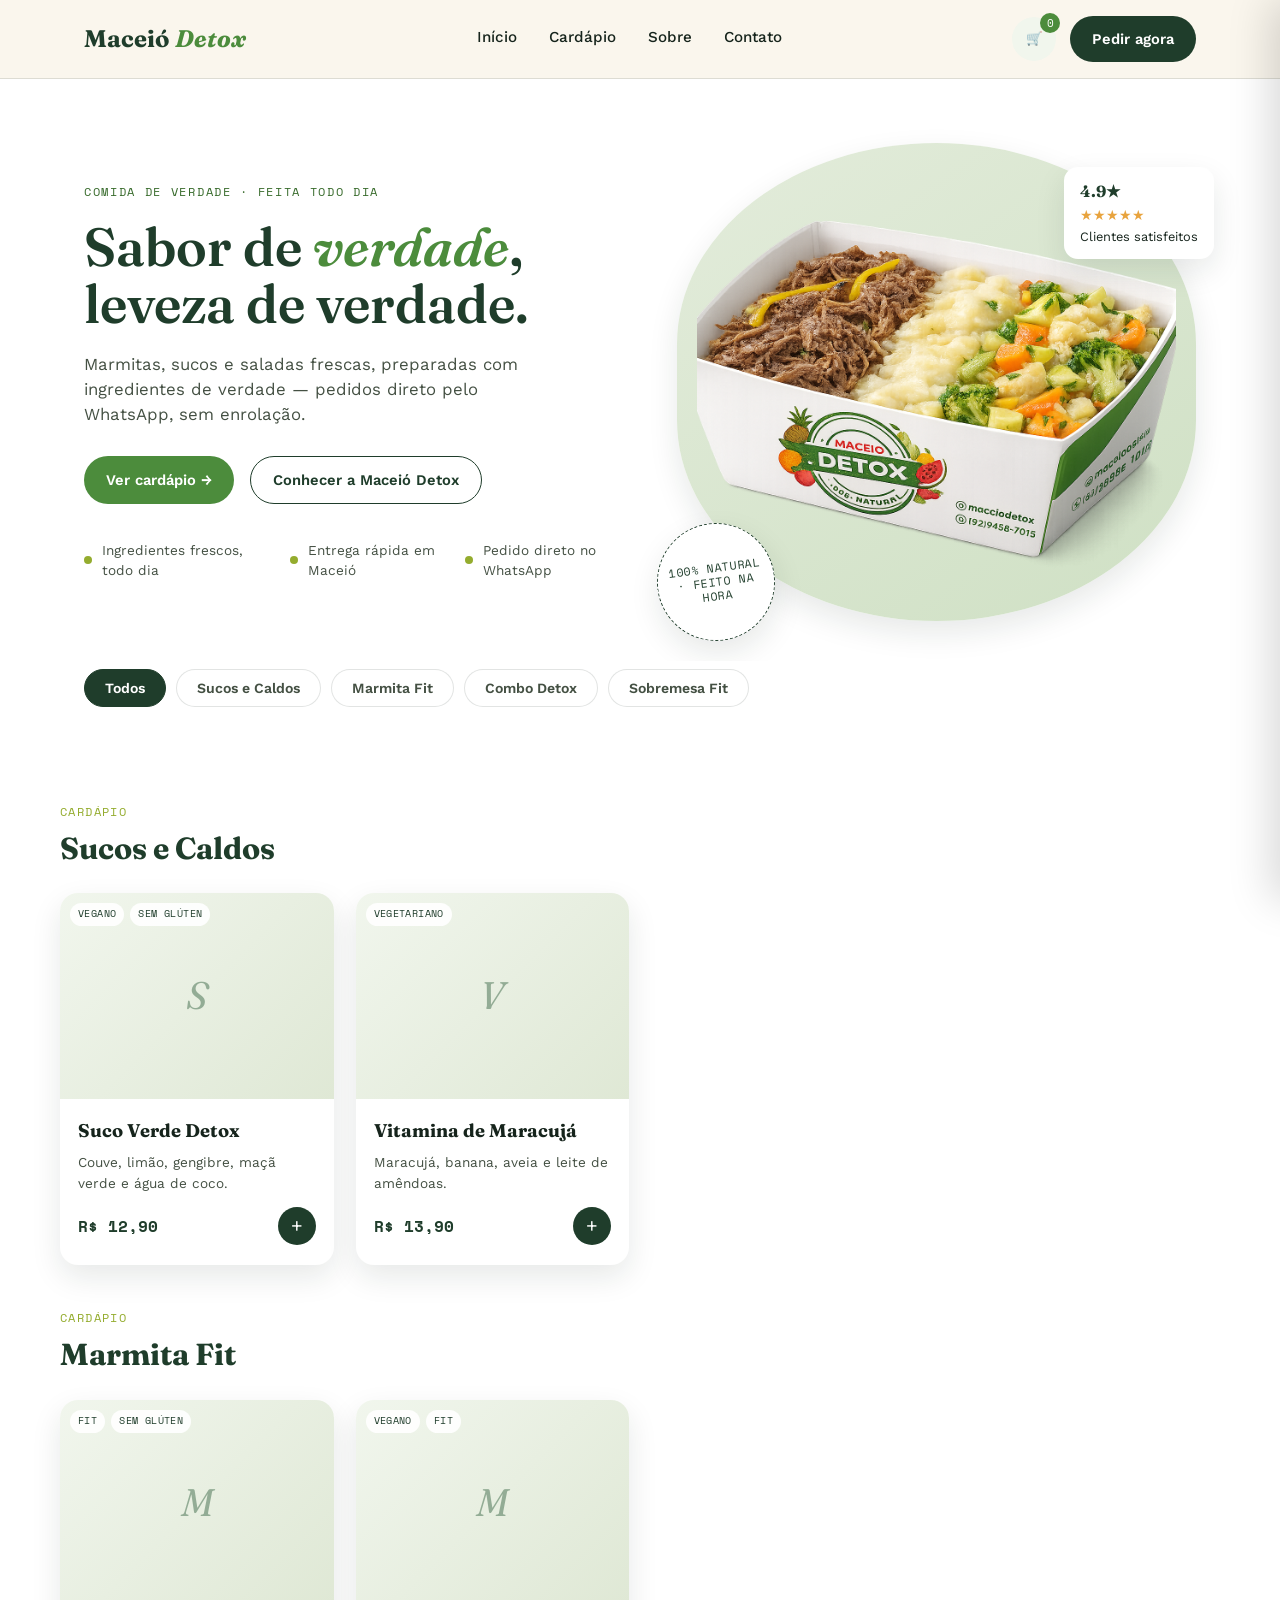
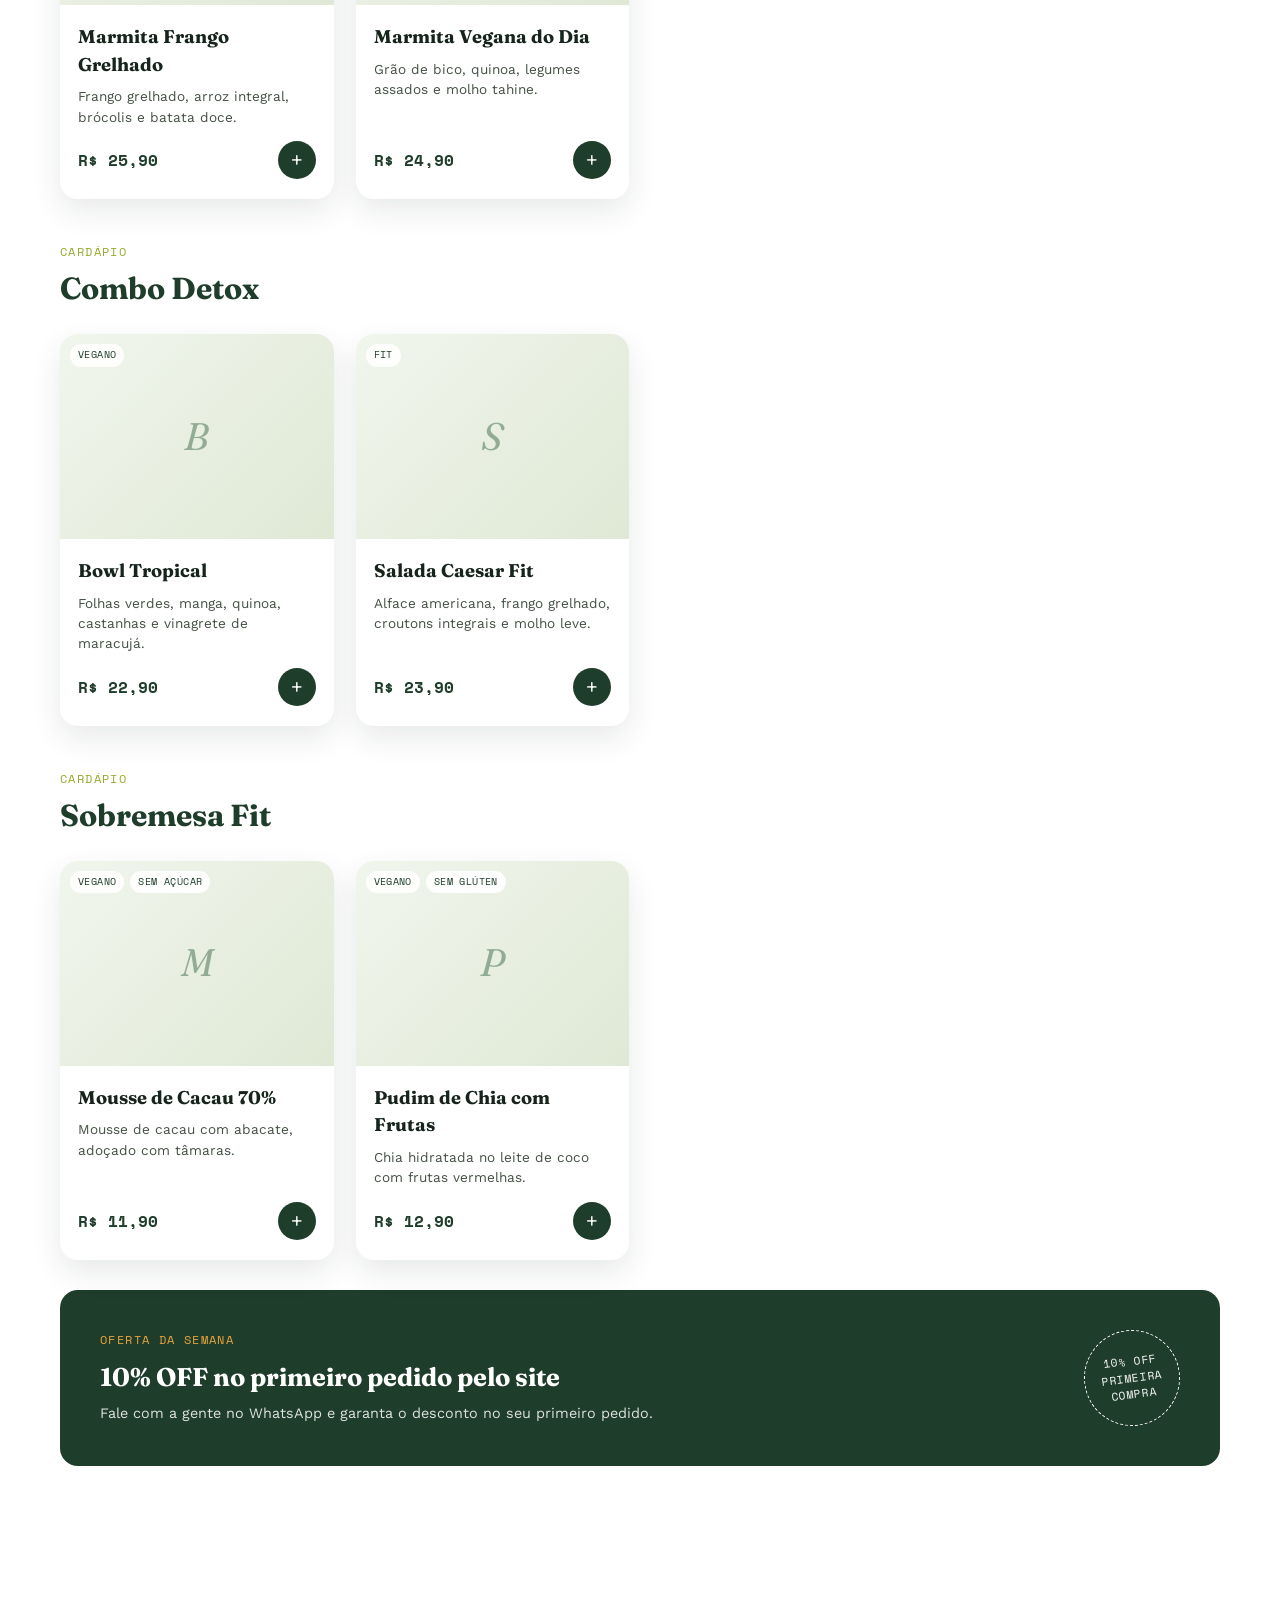
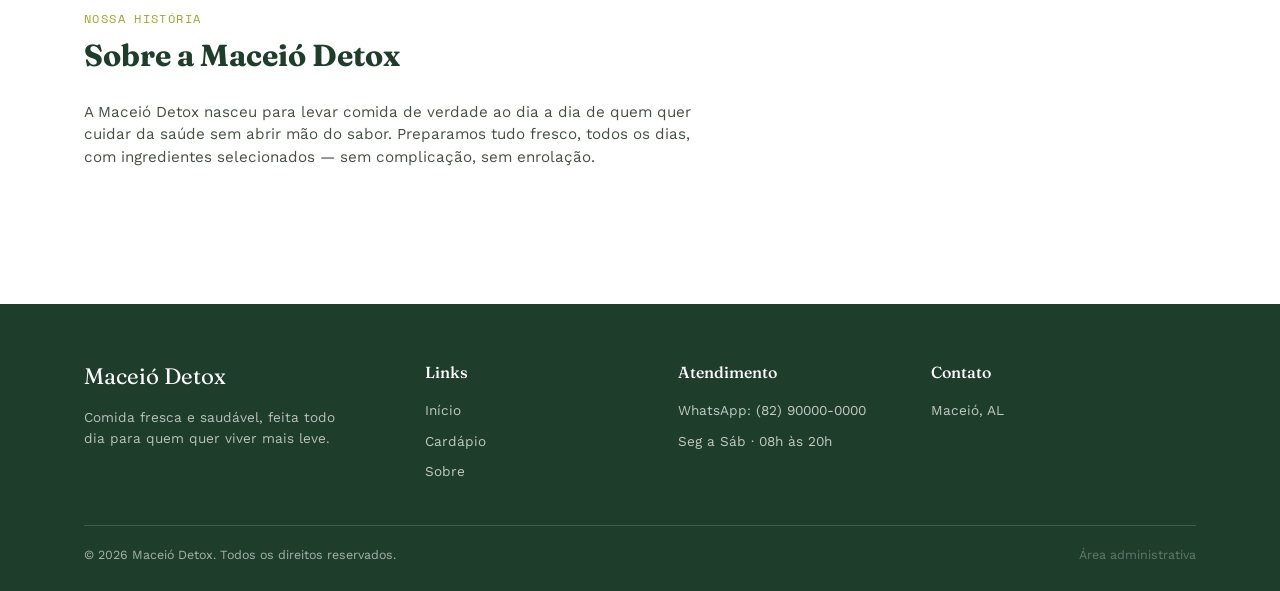
<file: index.html>
<!DOCTYPE html>
<html lang="pt-BR">
<head>
<meta charset="UTF-8">
<meta name="viewport" content="width=device-width, initial-scale=1.0">
<title>Maceió Detox — Sabor de verdade, leveza de verdade</title>
<meta name="description" content="Cardápio digital Maceió Detox: sucos, marmitas fit, saladas e sobremesas. Peça pelo WhatsApp.">
<link rel="preconnect" href="https://fonts.googleapis.com">
<link href="https://fonts.googleapis.com/css2?family=Fraunces:ital,wght@0,500;0,600;0,700;1,500;1,600&family=Work+Sans:wght@400;500;600;700&family=Space+Mono:wght@400;700&display=swap" rel="stylesheet">
<link rel="stylesheet" href="css/style.css">
</head>
<body>

<header class="site-header">
  <div class="container">
    <a href="#top" class="logo">Maceió <span>Detox</span></a>
    <nav class="nav-links">
      <a href="#top">Início</a>
      <a href="#cardapio">Cardápio</a>
      <a href="#sobre">Sobre</a>
      <a href="#contato">Contato</a>
    </nav>
    <div class="header-actions">
      <button class="icon-btn" id="openCartBtn" aria-label="Abrir carrinho">
        🛒
        <span class="cart-count" id="cartCount">0</span>
      </button>
      <a href="#cardapio" class="btn btn-primary">Pedir agora</a>
      <button class="menu-toggle" id="menuToggle" aria-label="Abrir menu">☰</button>
    </div>
  </div>
</header>

<section class="hero" id="top">
  <div class="container">
    <div class="hero-text">
      <span class="hero-eyebrow">Comida de verdade · Feita todo dia</span>
      <h1>Sabor de <em>verdade</em>,<br>leveza de verdade.</h1>
      <p class="lead">Marmitas, sucos e saladas frescas, preparadas com ingredientes de verdade — pedidos direto pelo WhatsApp, sem enrolação.</p>
      <div class="hero-ctas">
        <a href="#cardapio" class="btn btn-accent">Ver cardápio →</a>
        <a href="#sobre" class="btn btn-outline">Conhecer a Maceió Detox</a>
      </div>
      <div class="hero-features">
        <div class="hero-feature"><span class="dot"></span>Ingredientes frescos, todo dia</div>
        <div class="hero-feature"><span class="dot"></span>Entrega rápida em Maceió</div>
        <div class="hero-feature"><span class="dot"></span>Pedido direto no WhatsApp</div>
      </div>
    </div>
    <div class="hero-visual">
      <div class="plate"><img src="images/foto-destaque-hero.png" alt="Marmita Maceió Detox"></div>
      <div class="stamp">100% natural · feito na hora</div>
      <div class="rating-card">
        <strong>4.9★</strong>
        <span class="stars">★★★★★</span>
        <span>Clientes satisfeitos</span>
      </div>
    </div>
  </div>
</section>

<nav class="category-nav" id="categoryNav">
  <div class="container" id="categoryPills"></div>
</nav>

<main class="menu-section container" id="cardapio">
  <div id="menuContent"></div>

  <div class="promo-banner">
    <div>
      <span class="eyebrow">Oferta da semana</span>
      <h3>10% OFF no primeiro pedido pelo site</h3>
      <p>Fale com a gente no WhatsApp e garanta o desconto no seu primeiro pedido.</p>
    </div>
    <div class="stamp promo-stamp">10% OFF primeira compra</div>
  </div>
</main>

<section id="sobre" class="container" style="padding-bottom:60px;">
  <div class="section-head">
    <div><span class="eyebrow">Nossa história</span><h2>Sobre a Maceió Detox</h2></div>
  </div>
  <p style="max-width:640px;color:var(--ink-soft);font-size:0.95rem;">
    A Maceió Detox nasceu para levar comida de verdade ao dia a dia de quem quer cuidar da saúde sem abrir mão do sabor.
    Preparamos tudo fresco, todos os dias, com ingredientes selecionados — sem complicação, sem enrolação.
  </p>
</section>

<footer class="site-footer" id="contato">
  <div class="container">
    <div class="footer-grid">
      <div>
        <div class="footer-logo">Maceió Detox</div>
        <p style="font-size:0.85rem;opacity:0.8;max-width:260px;">Comida fresca e saudável, feita todo dia para quem quer viver mais leve.</p>
      </div>
      <div>
        <h4>Links</h4>
        <ul>
          <li><a href="#top">Início</a></li>
          <li><a href="#cardapio">Cardápio</a></li>
          <li><a href="#sobre">Sobre</a></li>
        </ul>
      </div>
      <div>
        <h4>Atendimento</h4>
        <ul>
          <li id="footerWhatsapp">WhatsApp</li>
          <li id="footerHorario">Horário de funcionamento</li>
        </ul>
      </div>
      <div>
        <h4>Contato</h4>
        <ul>
          <li id="footerEndereco">Maceió, AL</li>
        </ul>
      </div>
    </div>
    <div class="footer-bottom">
      <span>© 2026 Maceió Detox. Todos os direitos reservados.</span>
      <a href="admin.html" class="admin-link">Área administrativa</a>
    </div>
  </div>
</footer>

<button class="floating-cart" id="floatingCartBtn">
  🛒 Ver pedido <span class="badge" id="floatingCartCount">0 · R$ 0,00</span>
</button>

<div class="overlay" id="overlay"></div>
<aside class="cart-drawer" id="cartDrawer">
  <div class="cart-header">
    <h3>Seu pedido</h3>
    <button class="close-btn" id="closeCartBtn">✕</button>
  </div>
  <div class="cart-items" id="cartItems"></div>
  <div class="cart-footer">
    <div class="cart-subtotal">
      <span>Total</span>
      <span id="cartTotal">R$ 0,00</span>
    </div>
    <div class="min-order-note" id="minOrderNote"></div>
    <form class="checkout-form" id="checkoutForm">
      <label>Nome completo
        <input type="text" id="custName" required placeholder="Seu nome">
      </label>
      <label>Endereço de entrega
        <textarea id="custAddress" rows="2" required placeholder="Rua, número, bairro"></textarea>
      </label>
      <label>Forma de pagamento
        <select id="custPayment" required>
          <option value="" disabled selected>Selecione</option>
          <option value="Pix">Pix</option>
          <option value="Dinheiro">Dinheiro</option>
          <option value="Cartão na entrega">Cartão na entrega</option>
        </select>
      </label>
      <div class="form-error" id="formError"></div>
    </form>
    <button class="btn whatsapp-btn" id="sendOrderBtn">Enviar pedido no WhatsApp</button>
  </div>
</aside>

<script src="data/menu.js"></script>
<script src="js/script.js"></script>
</body>
</html>
</file>
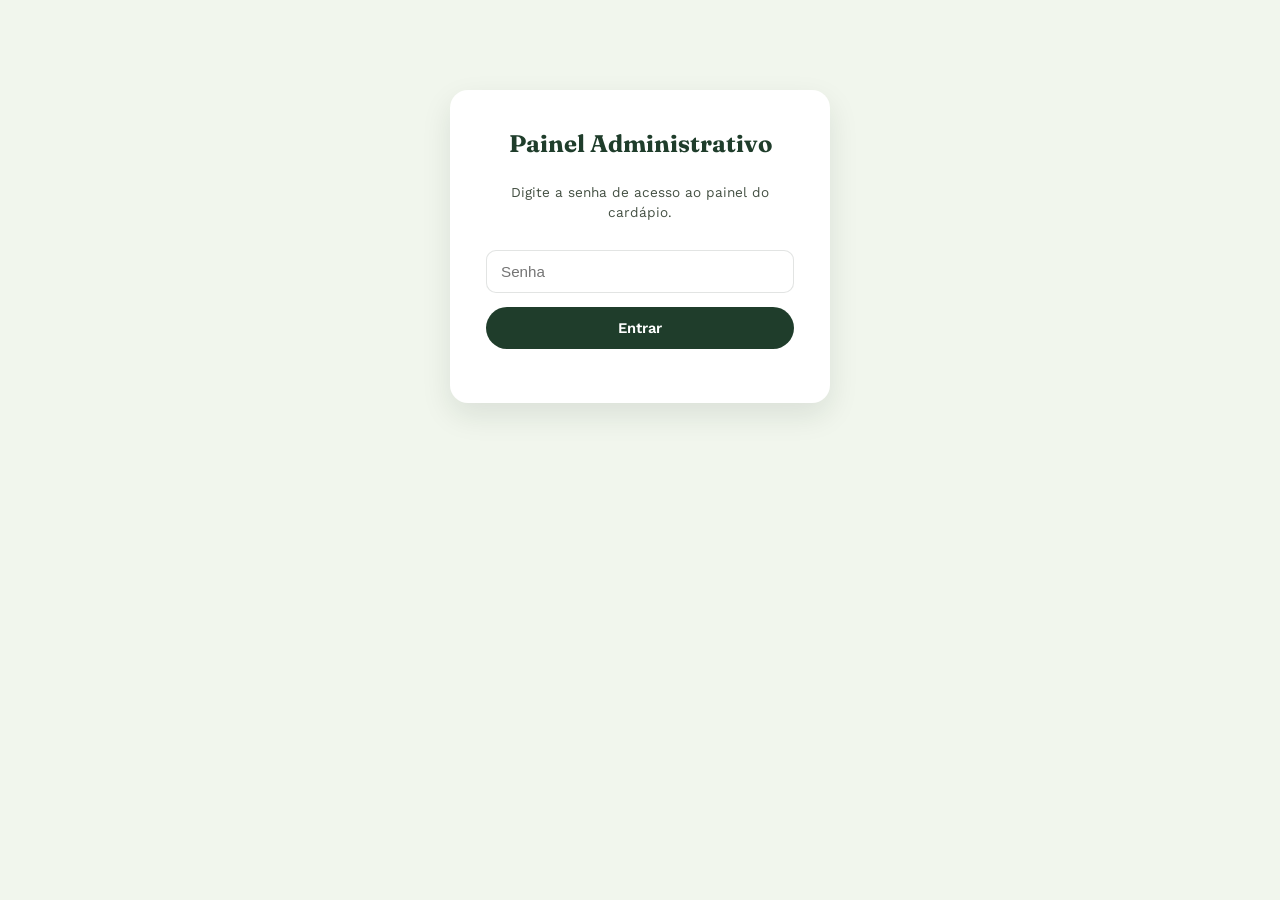
<file: admin.html>
<!DOCTYPE html>
<html lang="pt-BR">
<head>
<meta charset="UTF-8">
<meta name="viewport" content="width=device-width, initial-scale=1.0">
<title>Maceió Detox — Painel Administrativo</title>
<meta name="robots" content="noindex, nofollow">
<link rel="preconnect" href="https://fonts.googleapis.com">
<link href="https://fonts.googleapis.com/css2?family=Fraunces:ital,wght@0,500;0,600;0,700;1,500;1,600&family=Work+Sans:wght@400;500;600;700&family=Space+Mono:wght@400;700&display=swap" rel="stylesheet">
<link rel="stylesheet" href="css/style.css">
<link rel="stylesheet" href="css/admin.css">
</head>
<body>

<!-- ===== tela de senha (bloqueio simples, não é segurança real) ===== -->
<div class="gate" id="gate">
  <h2>Painel Administrativo</h2>
  <p>Digite a senha de acesso ao painel do cardápio.</p>
  <input type="password" id="gatePassword" placeholder="Senha">
  <button class="btn btn-primary" id="gateBtn">Entrar</button>
  <div class="gate-error" id="gateError"></div>
</div>

<!-- ===== painel (fica escondido até digitar a senha) ===== -->
<div id="adminApp" style="display:none;">

  <header class="admin-header">
    <div class="container">
      <a href="index.html" class="logo">Maceió <span>Detox</span> · Admin</a>
      <a href="index.html" class="back">← Voltar para o site</a>
    </div>
  </header>

  <div class="admin-wrap">

    <div class="admin-note">
      <strong>Como funciona:</strong> este painel não salva nada em nenhum servidor — tudo acontece aqui no seu navegador.
      1) Clique em "Carregar cardápio atual" e selecione o arquivo <code>data/menu.js</code> do seu computador.
      2) Adicione, edite ou remova pratos e fotos. 3) Clique em "Baixar menu.js atualizado" e envie o arquivo baixado
      por FTP para dentro da pasta <code>/data</code> do site no InfinityFree, substituindo o arquivo antigo.
    </div>

    <div class="admin-toolbar">
      <div>
        <label class="btn btn-outline" style="cursor:pointer;">
          📂 Carregar cardápio atual
          <input type="file" id="importFile" accept=".js" style="display:none;">
        </label>
        <span class="file-label" id="importStatus">Nenhum arquivo carregado ainda — usando o cardápio de exemplo.</span>
      </div>
      <button class="btn btn-accent" id="newDishBtn">+ Novo prato</button>
    </div>

    <!-- ===== dados da loja ===== -->
    <div class="admin-section">
      <h3>Dados da loja</h3>
      <div class="form-grid">
        <label>Nome da loja
          <input type="text" id="storeName">
        </label>
        <label>Slogan
          <input type="text" id="storeSlogan">
        </label>
        <label>WhatsApp (com DDI e DDD, só números — ex: 5582999998888)
          <input type="text" id="storeWhatsapp">
        </label>
        <label>Endereço resumido (aparece no rodapé)
          <input type="text" id="storeAddress">
        </label>
        <label class="full">Horário de funcionamento
          <input type="text" id="storeHours">
        </label>
      </div>
    </div>

    <!-- ===== lista de pratos ===== -->
    <div class="admin-section">
      <h3>Pratos cadastrados</h3>
      <div id="dishList"></div>
    </div>

    <!-- ===== formulário de prato (add/editar) ===== -->
    <div class="admin-section" id="dishFormSection" style="display:none;">
      <h3 id="dishFormTitle">Novo prato</h3>
      <div class="form-grid">
        <label>Nome do prato
          <input type="text" id="fName">
        </label>
        <label>Categoria
          <select id="fCategory"></select>
        </label>
        <label class="full">Descrição
          <textarea id="fDescription" rows="2"></textarea>
        </label>
        <label>Preço (R$)
          <input type="number" id="fPrice" step="0.10" min="0">
        </label>
        <label>Tags (separadas por vírgula — ex: vegano, sem glúten)
          <input type="text" id="fTags">
        </label>
        <label class="full">Foto do prato
          <input type="file" id="fPhoto" accept="image/*">
          <div class="image-preview" id="photoPreview">Sem foto</div>
        </label>
      </div>
      <div class="form-actions">
        <button class="btn btn-primary" id="saveDishBtn">Salvar prato</button>
        <button class="btn btn-outline" id="cancelDishBtn">Cancelar</button>
      </div>
    </div>

    <div class="download-bar">
      <p>Depois de terminar as alterações, baixe o arquivo atualizado e envie por FTP para a pasta <code>/data</code> do site.</p>
      <button class="btn btn-accent" id="downloadBtn">⬇ Baixar menu.js atualizado</button>
    </div>

  </div>
</div>

<script src="data/menu.js"></script>
<script src="js/admin.js"></script>
</body>
</html>
</file>
<file: css/style.css>
/* ===================================================================
   MACEIÓ DETOX — style.css
   Paleta: verde-folha profundo, areia clara, coral papaia, mostarda manga
   Tipografia: Fraunces (display) + Work Sans (corpo) + Space Mono (preços/tags)
=================================================================== */

:root {
  --bg: #FFFFFF;
  --bg-alt: #F1F6ED;
  --ink: #16241C;
  --ink-soft: #445043;
  --primary: #1F3D2B;
  --primary-light: #3F6B4A;
  --accent: #4C8C3C;
  --accent-dark: #386B2C;
  --mango: #E8A33D;
  --lime: #94AC2E;
  --white: #FFFFFF;
  --line: rgba(22, 36, 28, 0.12);
  --shadow: 0 12px 30px rgba(22, 36, 28, 0.10);
  --radius: 18px;
  --font-display: "Fraunces", Georgia, serif;
  --font-body: "Work Sans", Arial, sans-serif;
  --font-mono: "Space Mono", monospace;
}

* { box-sizing: border-box; }
html { scroll-behavior: smooth; }
body {
  margin: 0;
  background: var(--bg);
  color: var(--ink);
  font-family: var(--font-body);
  line-height: 1.5;
  -webkit-font-smoothing: antialiased;
}
img { max-width: 100%; display: block; }
a { color: inherit; text-decoration: none; }
button { font-family: inherit; cursor: pointer; }
ul { list-style: none; margin: 0; padding: 0; }
.container {
  width: 100%;
  max-width: 1160px;
  margin: 0 auto;
  padding: 0 24px;
}

/* ---------- stamp / signature element ---------- */
.stamp {
  display: inline-flex;
  align-items: center;
  justify-content: center;
  text-align: center;
  border: 1.5px dashed currentColor;
  border-radius: 50%;
  font-family: var(--font-mono);
  text-transform: uppercase;
  letter-spacing: 0.06em;
  transform: rotate(-7deg);
}

/* ---------- header ---------- */
.site-header {
  position: sticky;
  top: 0;
  z-index: 40;
  background: rgba(250, 246, 236, 0.92);
  backdrop-filter: blur(8px);
  border-bottom: 1px solid var(--line);
}
.site-header .container {
  display: flex;
  align-items: center;
  justify-content: space-between;
  min-height: 78px;
  gap: 12px;
}
.logo {
  font-family: var(--font-display);
  font-weight: 700;
  font-size: 1.5rem;
  color: var(--primary);
  display: flex;
  align-items: baseline;
  gap: 6px;
}
.logo span { color: var(--accent); font-style: italic; }
.nav-links {
  display: flex;
  gap: 32px;
  font-size: 0.95rem;
  font-weight: 500;
}
.nav-links a {
  position: relative;
  padding-bottom: 4px;
}
.nav-links a::after {
  content: "";
  position: absolute;
  left: 0; bottom: 0;
  width: 0; height: 2px;
  background: var(--accent);
  transition: width 0.25s ease;
}
.nav-links a:hover::after { width: 100%; }
.header-actions { display: flex; align-items: center; gap: 14px; }
.btn {
  display: inline-flex;
  align-items: center;
  gap: 8px;
  padding: 12px 22px;
  border-radius: 999px;
  font-weight: 600;
  font-size: 0.92rem;
  border: none;
  transition: transform 0.2s ease, box-shadow 0.2s ease;
}
.btn:hover { transform: translateY(-2px); }
.btn-primary { background: var(--primary); color: var(--white); }
.btn-primary:hover { box-shadow: 0 10px 22px rgba(31, 61, 43, 0.35); }
.btn-accent { background: var(--accent); color: var(--white); }
.btn-accent:hover { box-shadow: 0 10px 22px rgba(239, 111, 78, 0.4); }
.btn-outline { background: transparent; border: 1.5px solid var(--primary); color: var(--primary); }
.icon-btn {
  position: relative;
  width: 44px; height: 44px;
  display: grid; place-items: center;
  border-radius: 50%;
  background: var(--bg-alt);
  border: none;
}
.cart-count {
  position: absolute;
  top: -4px; right: -4px;
  background: var(--accent);
  color: var(--white);
  font-family: var(--font-mono);
  font-size: 0.68rem;
  width: 20px; height: 20px;
  border-radius: 50%;
  display: grid; place-items: center;
}
.menu-toggle { display: none; }

/* ---------- hero ---------- */
.hero {
  padding: 64px 0 40px;
}
.hero .container {
  display: grid;
  grid-template-columns: 1.05fr 1fr;
  gap: 48px;
  align-items: center;
}
.hero-eyebrow {
  font-family: var(--font-mono);
  text-transform: uppercase;
  letter-spacing: 0.14em;
  font-size: 0.75rem;
  color: var(--accent-dark);
  margin-bottom: 18px;
  display: block;
}
.hero h1 {
  font-family: var(--font-display);
  font-weight: 600;
  font-size: clamp(2.6rem, 4.2vw, 3.6rem);
  line-height: 1.05;
  margin: 0 0 20px;
  color: var(--primary);
}
.hero h1 em {
  font-style: italic;
  color: var(--accent);
}
.hero p.lead {
  font-size: 1.05rem;
  color: var(--ink-soft);
  max-width: 460px;
  margin-bottom: 28px;
}
.hero-ctas { display: flex; gap: 16px; margin-bottom: 36px; flex-wrap: wrap; }
.hero-features {
  display: grid;
  grid-template-columns: repeat(3, auto);
  gap: 28px;
}
.hero-feature { display: flex; align-items: center; gap: 10px; font-size: 0.85rem; color: var(--ink-soft); }
.hero-feature .dot {
  width: 8px; height: 8px; border-radius: 50%;
  background: var(--lime); flex-shrink: 0;
}
.hero-visual { position: relative; }
.hero-visual .plate {
  border-radius: 50% / 42%;
  overflow: hidden;
  box-shadow: var(--shadow);
  aspect-ratio: 1 / 0.92;
  background: linear-gradient(145deg, #e3ecdb, #cfe0c4);
  display: grid; place-items: center;
  color: var(--primary-light);
  font-family: var(--font-display);
  font-style: italic;
  font-size: 1.2rem;
  text-align: center;
  padding: 20px;
}
.hero-visual .plate img {
  width: 100%;
  height: 100%;
  object-fit: cover;
}
.hero-visual .stamp {
  position: absolute;
  width: 118px; height: 118px;
  bottom: -20px; left: -20px;
  background: var(--bg);
  color: var(--primary);
  font-size: 0.72rem;
  padding: 10px;
  box-shadow: var(--shadow);
  line-height: 1.2;
}
.hero-visual .rating-card {
  position: absolute;
  top: 24px; right: -18px;
  background: var(--white);
  border-radius: 14px;
  box-shadow: var(--shadow);
  padding: 12px 16px;
  font-size: 0.8rem;
  display: flex;
  flex-direction: column;
  gap: 2px;
}
.rating-card strong { font-family: var(--font-display); font-size: 1rem; color: var(--primary); }
.stars { color: var(--mango); font-size: 0.85rem; }

/* ---------- category pills ---------- */
.category-nav {
  padding: 8px 0 28px;
  position: sticky;
  top: 78px;
  z-index: 30;
  background: var(--bg);
}
.category-nav .container {
  display: flex;
  gap: 10px;
  overflow-x: auto;
  padding-bottom: 4px;
}
.pill {
  flex-shrink: 0;
  padding: 10px 20px;
  border-radius: 999px;
  border: 1.5px solid var(--line);
  background: var(--white);
  font-size: 0.88rem;
  font-weight: 600;
  color: var(--ink-soft);
  transition: all 0.2s ease;
}
.pill.active,
.pill:hover {
  background: var(--primary);
  border-color: var(--primary);
  color: var(--white);
}

/* ---------- menu section ---------- */
.menu-section { padding: 20px 0 70px; }
.section-head {
  display: flex;
  align-items: flex-end;
  justify-content: space-between;
  margin: 44px 0 22px;
}
.section-head .eyebrow {
  font-family: var(--font-mono);
  font-size: 0.72rem;
  text-transform: uppercase;
  letter-spacing: 0.12em;
  color: var(--lime);
  display: block;
  margin-bottom: 6px;
}
.section-head h2 {
  font-family: var(--font-display);
  font-size: 1.9rem;
  margin: 0;
  color: var(--primary);
}
.dish-grid {
  display: grid;
  grid-template-columns: repeat(auto-fill, minmax(250px, 1fr));
  gap: 22px;
}
.dish-card {
  background: var(--white);
  border-radius: var(--radius);
  overflow: hidden;
  box-shadow: var(--shadow);
  display: flex;
  flex-direction: column;
  transition: transform 0.25s ease;
}
.dish-card:hover { transform: translateY(-4px); }
.dish-photo {
  aspect-ratio: 4 / 3;
  background: linear-gradient(135deg, var(--bg-alt), #dfe8d5);
  display: grid;
  place-items: center;
  position: relative;
  overflow: hidden;
}
.dish-photo img { width: 100%; height: 100%; object-fit: cover; }
.dish-photo .placeholder-initial {
  font-family: var(--font-display);
  font-style: italic;
  font-size: 2.4rem;
  color: var(--primary-light);
  opacity: 0.5;
}
.dish-tags {
  position: absolute;
  top: 10px; left: 10px;
  display: flex;
  gap: 6px;
  flex-wrap: wrap;
}
.dish-tag {
  background: rgba(255,255,255,0.92);
  color: var(--primary);
  font-family: var(--font-mono);
  font-size: 0.62rem;
  text-transform: uppercase;
  letter-spacing: 0.04em;
  padding: 4px 8px;
  border-radius: 999px;
}
.dish-body { padding: 18px 18px 20px; display: flex; flex-direction: column; gap: 8px; flex: 1; }
.dish-body h3 {
  font-family: var(--font-display);
  font-size: 1.15rem;
  margin: 0;
  color: var(--ink);
}
.dish-body p {
  font-size: 0.85rem;
  color: var(--ink-soft);
  margin: 0;
  flex: 1;
}
.dish-footer {
  display: flex;
  align-items: center;
  justify-content: space-between;
  margin-top: 6px;
}
.dish-price {
  font-family: var(--font-mono);
  font-weight: 700;
  color: var(--primary);
  font-size: 1rem;
}
.add-btn {
  width: 38px; height: 38px;
  border-radius: 50%;
  background: var(--primary);
  color: var(--white);
  border: none;
  font-size: 1.2rem;
  display: grid;
  place-items: center;
  transition: background 0.2s ease, transform 0.2s ease;
}
.add-btn:hover { background: var(--accent); transform: scale(1.08); }

/* ---------- promo banner ---------- */
.promo-banner {
  background: var(--primary);
  color: var(--white);
  border-radius: var(--radius);
  padding: 40px;
  display: flex;
  align-items: center;
  justify-content: space-between;
  gap: 24px;
  margin: 30px 0;
  flex-wrap: wrap;
}
.promo-banner .eyebrow {
  font-family: var(--font-mono);
  color: var(--mango);
  font-size: 0.72rem;
  text-transform: uppercase;
  letter-spacing: 0.12em;
  display: block;
  margin-bottom: 10px;
}
.promo-banner h3 {
  font-family: var(--font-display);
  font-size: 1.6rem;
  margin: 0 0 6px;
}
.promo-banner p { margin: 0; opacity: 0.85; font-size: 0.9rem; }
.promo-stamp {
  width: 96px; height: 96px;
  color: var(--white);
  font-size: 0.7rem;
  flex-shrink: 0;
}

/* ---------- footer ---------- */
.site-footer {
  background: var(--primary);
  color: rgba(255,255,255,0.85);
  padding: 56px 0 26px;
  margin-top: 60px;
}
.footer-grid {
  display: grid;
  grid-template-columns: 1.4fr 1fr 1fr 1.2fr;
  gap: 32px;
  padding-bottom: 34px;
  border-bottom: 1px solid rgba(255,255,255,0.15);
}
.footer-grid h4 {
  font-family: var(--font-display);
  font-weight: 500;
  color: var(--white);
  margin: 0 0 16px;
  font-size: 1rem;
}
.footer-grid li { font-size: 0.85rem; margin-bottom: 10px; opacity: 0.85; }
.footer-logo {
  font-family: var(--font-display);
  font-size: 1.4rem;
  color: var(--white);
  margin-bottom: 12px;
}
.footer-bottom {
  padding-top: 20px;
  display: flex;
  justify-content: space-between;
  font-size: 0.78rem;
  opacity: 0.7;
  flex-wrap: wrap;
  gap: 8px;
}
.admin-link { opacity: 0.5; }
.admin-link:hover { opacity: 1; }

/* ---------- floating cart button ---------- */
.floating-cart {
  position: fixed;
  bottom: 26px; right: 26px;
  z-index: 60;
  background: var(--accent);
  color: var(--white);
  border: none;
  border-radius: 999px;
  padding: 16px 24px;
  display: flex;
  align-items: center;
  gap: 10px;
  font-weight: 700;
  box-shadow: 0 14px 30px rgba(76, 140, 60, 0.45);
  transition: transform 0.25s ease, opacity 0.25s ease;
  opacity: 0;
  transform: translateY(20px);
  pointer-events: none;
}
.floating-cart.visible {
  opacity: 1;
  transform: translateY(0);
  pointer-events: auto;
}
.floating-cart:hover { transform: translateY(-3px); }
.floating-cart .badge {
  background: var(--white);
  color: var(--accent-dark);
  font-family: var(--font-mono);
  font-size: 0.75rem;
  padding: 2px 8px;
  border-radius: 999px;
}

/* ---------- cart drawer ---------- */
.overlay {
  position: fixed; inset: 0;
  background: rgba(22, 36, 28, 0.45);
  z-index: 70;
  opacity: 0;
  pointer-events: none;
  transition: opacity 0.25s ease;
}
.overlay.open { opacity: 1; pointer-events: auto; }
.cart-drawer {
  position: fixed;
  top: 0; right: 0;
  height: 100%;
  width: min(420px, 100%);
  background: var(--bg);
  z-index: 80;
  transform: translateX(100%);
  transition: transform 0.3s ease;
  display: flex;
  flex-direction: column;
  box-shadow: -10px 0 40px rgba(0,0,0,0.15);
}
.cart-drawer.open { transform: translateX(0); }
.cart-header {
  padding: 24px;
  display: flex;
  align-items: center;
  justify-content: space-between;
  border-bottom: 1px solid var(--line);
}
.cart-header h3 { font-family: var(--font-display); margin: 0; color: var(--primary); font-size: 1.3rem; }
.close-btn {
  background: none; border: none; font-size: 1.4rem; color: var(--ink-soft);
  width: 36px; height: 36px; border-radius: 50%;
}
.close-btn:hover { background: var(--bg-alt); }
.cart-items { flex: 1; overflow-y: auto; padding: 12px 24px; }
.cart-empty { text-align: center; color: var(--ink-soft); padding: 60px 20px; font-size: 0.9rem; }
.cart-item {
  display: flex;
  gap: 12px;
  padding: 14px 0;
  border-bottom: 1px solid var(--line);
}
.cart-item .thumb {
  width: 56px; height: 56px; border-radius: 12px;
  background: var(--bg-alt);
  display: grid; place-items: center;
  overflow: hidden;
  flex-shrink: 0;
  font-family: var(--font-display);
  font-style: italic;
  color: var(--primary-light);
}
.cart-item .thumb img { width: 100%; height: 100%; object-fit: cover; }
.cart-item-info { flex: 1; }
.cart-item-info h4 { margin: 0 0 4px; font-size: 0.92rem; }
.cart-item-info .price { font-family: var(--font-mono); font-size: 0.82rem; color: var(--primary); }
.qty-control {
  display: flex; align-items: center; gap: 10px; margin-top: 8px;
}
.qty-control button {
  width: 26px; height: 26px; border-radius: 50%;
  border: 1px solid var(--line); background: var(--white);
  font-size: 0.9rem;
}
.qty-control span { font-family: var(--font-mono); font-size: 0.85rem; min-width: 16px; text-align: center; }
.remove-item {
  background: none; border: none; color: var(--accent-dark);
  font-size: 0.75rem; text-decoration: underline; margin-top: 6px;
}
.cart-footer {
  padding: 20px 24px 26px;
  border-top: 1px solid var(--line);
}
.cart-subtotal {
  display: flex; justify-content: space-between;
  font-family: var(--font-mono);
  font-size: 1.05rem;
  font-weight: 700;
  color: var(--primary);
  margin-bottom: 16px;
}
.min-order-note {
  font-size: 0.78rem;
  padding: 10px 12px;
  border-radius: 10px;
  margin-bottom: 14px;
  display: none;
}
.min-order-note.warning {
  display: block;
  background: #FFF6E8;
  border: 1px solid var(--mango);
  color: #6B4A0E;
}
.min-order-note.ok {
  display: block;
  background: #EAF3E4;
  border: 1px solid var(--accent);
  color: var(--accent-dark);
}
.whatsapp-btn:disabled {
  opacity: 0.5;
  cursor: not-allowed;
  box-shadow: none;
}
.whatsapp-btn:disabled:hover { box-shadow: none; }
.checkout-form { display: flex; flex-direction: column; gap: 12px; margin-bottom: 14px; }
.checkout-form label {
  font-size: 0.78rem;
  font-weight: 600;
  color: var(--ink-soft);
  display: flex;
  flex-direction: column;
  gap: 6px;
}
.checkout-form input,
.checkout-form select,
.checkout-form textarea {
  border: 1.5px solid var(--line);
  border-radius: 10px;
  padding: 11px 12px;
  font-family: inherit;
  font-size: 0.9rem;
  background: var(--white);
  color: var(--ink);
}
.checkout-form input:focus,
.checkout-form select:focus,
.checkout-form textarea:focus {
  outline: 2px solid var(--primary-light);
  outline-offset: 1px;
}
.form-error {
  font-size: 0.75rem;
  color: var(--accent-dark);
  min-height: 16px;
}
.whatsapp-btn {
  width: 100%;
  justify-content: center;
  background: #25D366;
  color: var(--white);
  font-size: 0.98rem;
  padding: 14px;
}
.whatsapp-btn:hover { box-shadow: 0 10px 24px rgba(37, 211, 102, 0.4); }

/* ---------- responsive ---------- */
@media (max-width: 900px) {
  .hero .container { grid-template-columns: 1fr; }
  .hero-visual { order: -1; max-width: 420px; margin: 0 auto; }
  .footer-grid { grid-template-columns: 1fr 1fr; }
}
@media (max-width: 720px) {
  .nav-links { display: none; }
  .header-actions .btn-primary { display: none; }
  .menu-toggle {
    display: grid; place-items: center;
    width: 40px; height: 40px;
    background: var(--bg-alt); border: none; border-radius: 10px;
    font-size: 1.2rem;
  }
  .site-header .container { min-height: 64px; }
  .category-nav {
    position: static;
    top: auto;
    padding: 12px 0 20px;
  }
  .hero { padding: 32px 0 24px; }
  .hero-features { grid-template-columns: 1fr; gap: 12px; }
  .promo-banner { padding: 28px; }
  .footer-grid { grid-template-columns: 1fr; }
  .cart-drawer { width: 100%; }
  .floating-cart { bottom: 18px; right: 18px; padding: 13px 18px; font-size: 0.9rem; }
}
</file>
<file: css/admin.css>
/* ===================================================================
   MACEIÓ DETOX — admin.css
   Reaproveita os tokens de style.css (importado antes deste arquivo)
=================================================================== */

body { background: var(--bg-alt); }

.admin-header {
  background: var(--primary);
  color: var(--white);
  padding: 20px 0;
}
.admin-header .container {
  display: flex;
  align-items: center;
  justify-content: space-between;
}
.admin-header .logo { color: var(--white); font-size: 1.3rem; }
.admin-header .logo span { color: var(--mango); }
.admin-header a.back { font-size: 0.85rem; opacity: 0.8; }

.admin-wrap { max-width: 980px; margin: 0 auto; padding: 40px 24px 80px; }

.gate {
  max-width: 380px;
  margin: 90px auto;
  background: var(--white);
  border-radius: var(--radius);
  padding: 36px;
  box-shadow: var(--shadow);
  text-align: center;
}
.gate h2 { font-family: var(--font-display); color: var(--primary); margin-top: 0; }
.gate p { font-size: 0.85rem; color: var(--ink-soft); }
.gate input {
  width: 100%;
  padding: 12px 14px;
  border-radius: 10px;
  border: 1.5px solid var(--line);
  margin: 14px 0;
  font-size: 0.95rem;
}
.gate .btn { width: 100%; justify-content: center; }
.gate .gate-error { color: var(--accent-dark); font-size: 0.8rem; min-height: 18px; }

.admin-toolbar {
  display: flex;
  flex-wrap: wrap;
  gap: 12px;
  align-items: center;
  justify-content: space-between;
  margin-bottom: 26px;
  background: var(--white);
  padding: 18px 20px;
  border-radius: var(--radius);
  box-shadow: var(--shadow);
}
.admin-toolbar .file-label {
  font-size: 0.8rem;
  color: var(--ink-soft);
}
.admin-note {
  background: #FFF6E8;
  border: 1px solid var(--mango);
  color: #6B4A0E;
  padding: 14px 18px;
  border-radius: 12px;
  font-size: 0.82rem;
  margin-bottom: 26px;
  line-height: 1.5;
}

.admin-section {
  background: var(--white);
  border-radius: var(--radius);
  box-shadow: var(--shadow);
  padding: 24px;
  margin-bottom: 24px;
}
.admin-section h3 {
  font-family: var(--font-display);
  color: var(--primary);
  margin-top: 0;
}

.dish-row {
  display: grid;
  grid-template-columns: 70px 1.4fr 1fr 100px 100px auto;
  gap: 12px;
  align-items: center;
  padding: 12px 0;
  border-bottom: 1px solid var(--line);
}
.dish-row:last-child { border-bottom: none; }
.dish-row .thumb-preview {
  width: 56px; height: 56px;
  border-radius: 10px;
  object-fit: cover;
  background: var(--bg-alt);
}
.dish-row .name { font-weight: 600; font-size: 0.9rem; }
.dish-row .cat { font-size: 0.78rem; color: var(--ink-soft); }
.dish-row .price { font-family: var(--font-mono); font-size: 0.85rem; }
.row-actions { display: flex; gap: 8px; }
.row-actions button {
  border: none;
  background: var(--bg-alt);
  border-radius: 8px;
  padding: 8px 10px;
  font-size: 0.78rem;
}
.row-actions button.danger { background: #FBE3DC; color: var(--accent-dark); }

.form-grid {
  display: grid;
  grid-template-columns: 1fr 1fr;
  gap: 14px;
}
.form-grid .full { grid-column: 1 / -1; }
.form-grid label {
  font-size: 0.78rem;
  font-weight: 600;
  color: var(--ink-soft);
  display: flex;
  flex-direction: column;
  gap: 6px;
}
.form-grid input,
.form-grid select,
.form-grid textarea {
  border: 1.5px solid var(--line);
  border-radius: 10px;
  padding: 10px 12px;
  font-family: inherit;
  font-size: 0.9rem;
}
.image-preview {
  width: 100%;
  aspect-ratio: 4/3;
  border-radius: 12px;
  background: var(--bg-alt);
  display: grid;
  place-items: center;
  overflow: hidden;
  color: var(--ink-soft);
  font-size: 0.8rem;
  margin-top: 6px;
}
.image-preview img { width: 100%; height: 100%; object-fit: cover; }
.form-actions { display: flex; gap: 12px; margin-top: 18px; }

.download-bar {
  position: sticky;
  bottom: 20px;
  background: var(--primary);
  color: var(--white);
  padding: 18px 22px;
  border-radius: var(--radius);
  display: flex;
  align-items: center;
  justify-content: space-between;
  box-shadow: var(--shadow);
  flex-wrap: wrap;
  gap: 12px;
}
.download-bar p { margin: 0; font-size: 0.82rem; opacity: 0.85; max-width: 460px; }
</file>
